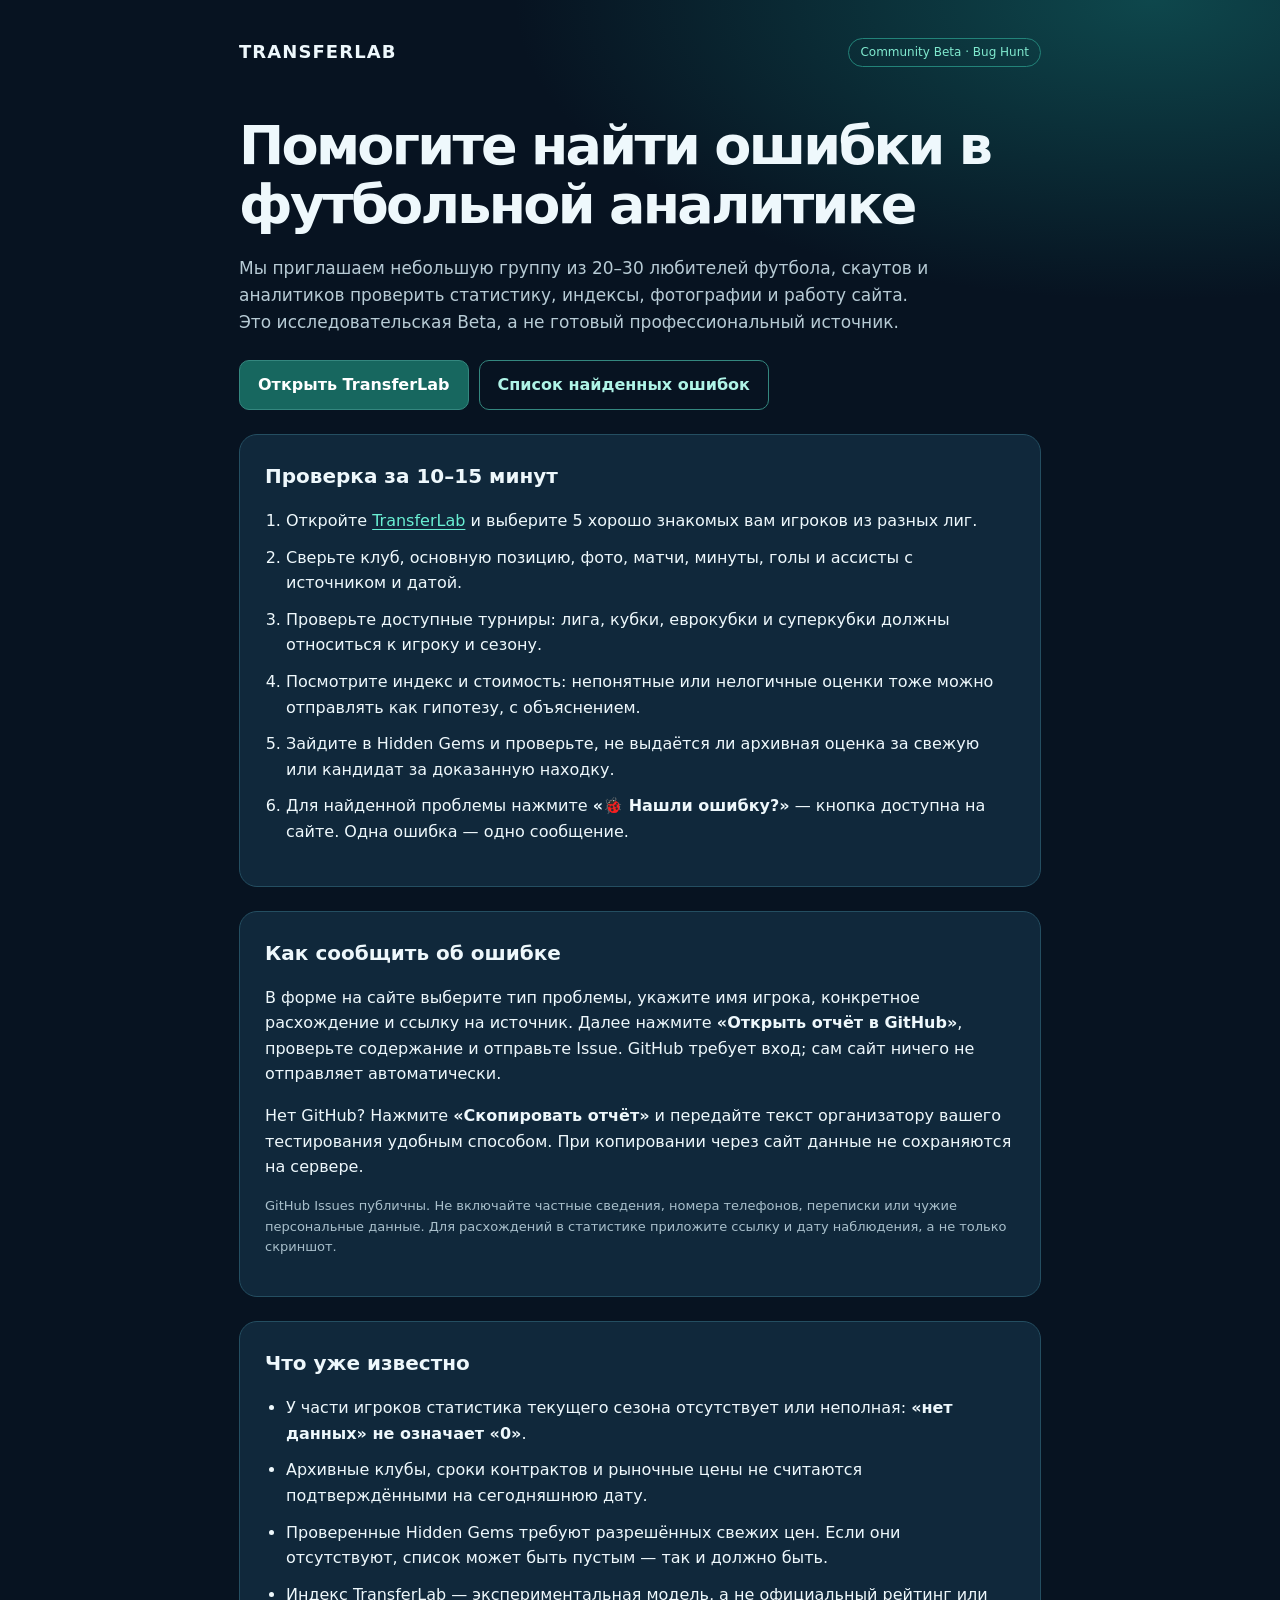
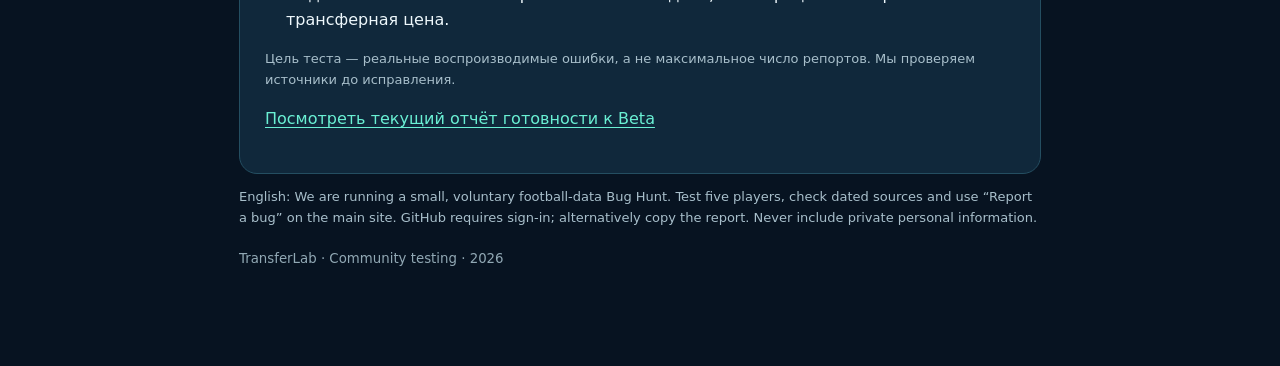
<file: assets/bughunt.html>
<!doctype html>
<html lang="ru">
<head>
<meta charset="utf-8">
<meta name="viewport" content="width=device-width, initial-scale=1">
<meta name="color-scheme" content="dark">
<title>TransferLab Bug Hunt — участие в тестировании</title>
<style>
:root{color-scheme:dark;font-family:Inter,system-ui,-apple-system,BlinkMacSystemFont,"Segoe UI",sans-serif}
*{box-sizing:border-box}
body{margin:0;background:radial-gradient(ellipse 850px 400px at 90% 0%,#0e474c,transparent 75%),#071321;color:#eef8fc;line-height:1.6}
main{max-width:850px;margin:auto;padding:38px 24px 80px}
a{color:#6af0d4;text-decoration:underline;text-underline-offset:3px}
a:focus-visible{outline:3px solid #6af0d4;outline-offset:3px}
header{display:flex;justify-content:space-between;align-items:center;gap:16px;margin-bottom:50px}
header strong{letter-spacing:.06em;font-size:18px}
.pill{display:inline-block;font-size:12px;border:1px solid #238379;border-radius:30px;padding:4px 11px;color:#80eacf}
h1{font-size:clamp(30px,6vw,54px);line-height:1.09;letter-spacing:-.05em;margin:5px 0 20px}
h2{font-size:20px;margin:0 0 16px}
.lead{font-size:17px;color:#b7cbd5;max-width:700px}
.panel{border:1px solid #244e61;border-radius:18px;background:#10283b;margin-top:24px;padding:25px}
ul,ol{padding-left:21px}li{margin:11px 0}
.buttons{display:flex;gap:10px;flex-wrap:wrap;margin:24px 0 8px}
.button{display:inline-flex;justify-content:center;align-items:center;padding:11px 18px;border-radius:10px;background:#17675f;color:white;font-weight:750;text-decoration:none;border:1px solid #34877f}
.button.secondary{background:transparent;color:#aff4e7}
.note{color:#a8bfcb;font-size:13px}
small{color:#91a8b4}
@media(max-width:570px){main{padding:25px 17px 60px}.panel{padding:18px}header{margin-bottom:32px}.buttons{flex-direction:column}}
</style>
</head>
<body>
<main>
<header><strong>TRANSFERLAB</strong><span class="pill">Community Beta · Bug Hunt</span></header>
<h1>Помогите найти ошибки в футбольной аналитике</h1>
<p class="lead">Мы приглашаем небольшую группу из 20–30 любителей футбола, скаутов и аналитиков проверить статистику, индексы, фотографии и работу сайта. Это исследовательская Beta, а не готовый профессиональный источник.</p>
<div class="buttons">
<a class="button" href="./">Открыть TransferLab</a>
<a class="button secondary" href="https://github.com/gosha-tech/transferlab/issues" target="_blank" rel="noopener noreferrer">Список найденных ошибок</a>
</div>
<section class="panel">
<h2>Проверка за 10–15 минут</h2>
<ol>
<li>Откройте <a href="./">TransferLab</a> и выберите 5 хорошо знакомых вам игроков из разных лиг.</li>
<li>Сверьте клуб, основную позицию, фото, матчи, минуты, голы и ассисты с источником и датой.</li>
<li>Проверьте доступные турниры: лига, кубки, еврокубки и суперкубки должны относиться к игроку и сезону.</li>
<li>Посмотрите индекс и стоимость: непонятные или нелогичные оценки тоже можно отправлять как гипотезу, с объяснением.</li>
<li>Зайдите в Hidden Gems и проверьте, не выдаётся ли архивная оценка за свежую или кандидат за доказанную находку.</li>
<li>Для найденной проблемы нажмите <b>«🐞 Нашли ошибку?»</b> — кнопка доступна на сайте. Одна ошибка — одно сообщение.</li>
</ol>
</section>
<section class="panel">
<h2>Как сообщить об ошибке</h2>
<p>В форме на сайте выберите тип проблемы, укажите имя игрока, конкретное расхождение и ссылку на источник. Далее нажмите <b>«Открыть отчёт в GitHub»</b>, проверьте содержание и отправьте Issue. GitHub требует вход; сам сайт ничего не отправляет автоматически.</p>
<p>Нет GitHub? Нажмите <b>«Скопировать отчёт»</b> и передайте текст организатору вашего тестирования удобным способом. При копировании через сайт данные не сохраняются на сервере.</p>
<p class="note">GitHub Issues публичны. Не включайте частные сведения, номера телефонов, переписки или чужие персональные данные. Для расхождений в статистике приложите ссылку и дату наблюдения, а не только скриншот.</p>
</section>
<section class="panel">
<h2>Что уже известно</h2>
<ul>
<li>У части игроков статистика текущего сезона отсутствует или неполная: <b>«нет данных» не означает «0»</b>.</li>
<li>Архивные клубы, сроки контрактов и рыночные цены не считаются подтверждёнными на сегодняшнюю дату.</li>
<li>Проверенные Hidden Gems требуют разрешённых свежих цен. Если они отсутствуют, список может быть пустым — так и должно быть.</li>
<li>Индекс TransferLab — экспериментальная модель, а не официальный рейтинг или трансферная цена.</li>
</ul>
<p class="note">Цель теста — реальные воспроизводимые ошибки, а не максимальное число репортов. Мы проверяем источники до исправления.</p>
<p><a href="beta.html">Посмотреть текущий отчёт готовности к Beta</a></p>
</section>
<p class="note" lang="en">English: We are running a small, voluntary football-data Bug Hunt. Test five players, check dated sources and use “Report a bug” on the main site. GitHub requires sign-in; alternatively copy the report. Never include private personal information.</p>
<p><small>TransferLab · Community testing · 2026</small></p>
</main>
</body>
</html>
</file>
